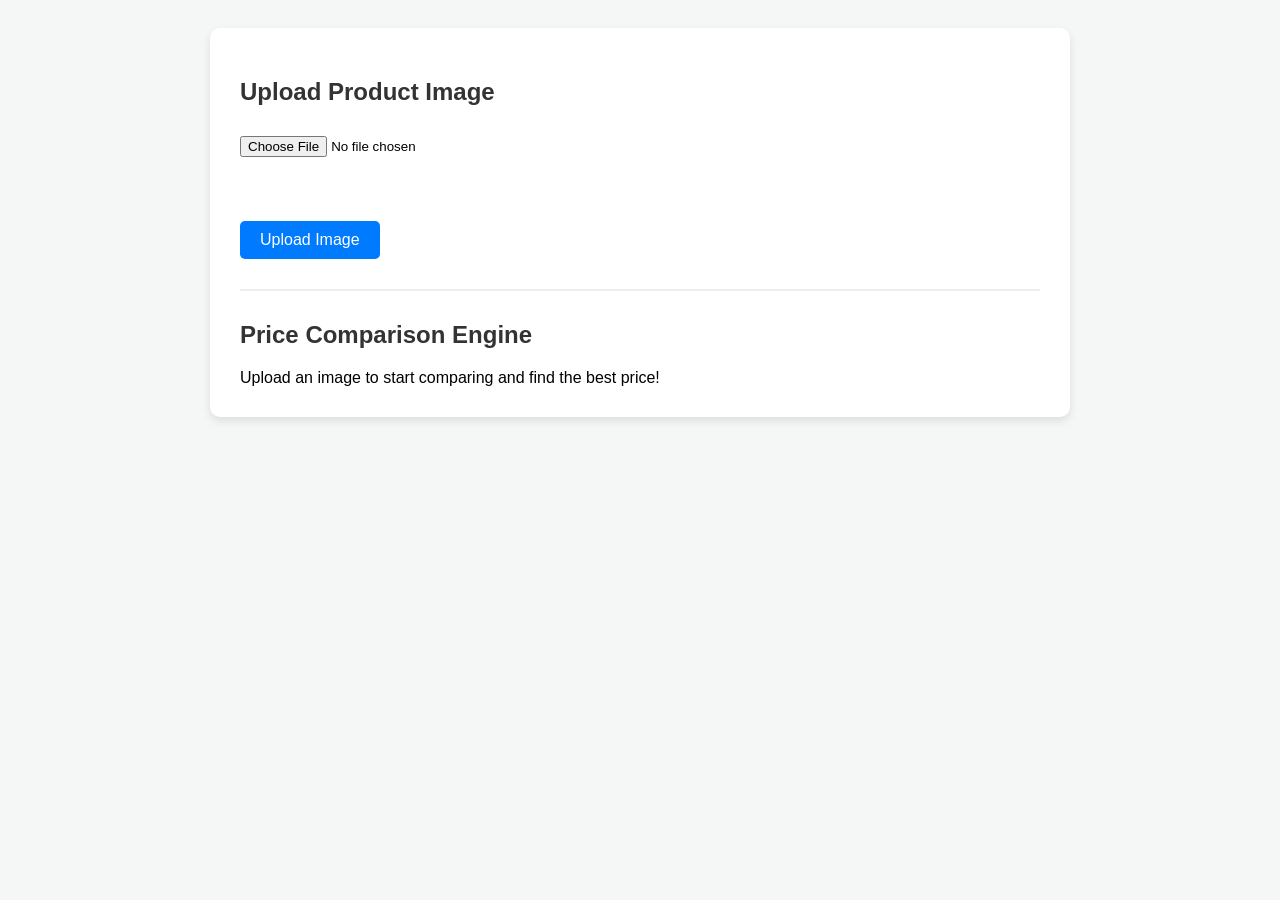
<file: index.html>
<!DOCTYPE html>
<html lang="en">

<head>
    <meta charset="UTF-8">
    <title>Online Price Intelligence - Dashboard</title>
    <style>
        body {
            font-family: 'Segoe UI', Tahoma, Geneva, Verdana, sans-serif;
            background-color: #f4f7f6;
            padding: 20px;
        }

        .container {
            max-width: 800px;
            margin: auto;
            background: white;
            padding: 30px;
            border-radius: 10px;
            box-shadow: 0 4px 10px rgba(0, 0, 0, 0.1);
        }

        h2 {
            color: #333;
        }

        .upload-section {
            margin-bottom: 30px;
        }

        input[type="file"] {
            margin: 10px 0;
        }

        button {
            background-color: #007bff;
            color: white;
            padding: 10px 20px;
            border: none;
            border-radius: 5px;
            cursor: pointer;
            font-size: 16px;
            margin-right: 10px;
        }

        button:hover {
            background-color: #0056b3;
        }

        .result-card {
            border: 2px solid #ccc;
            padding: 15px;
            margin-top: 15px;
            border-radius: 8px;
            display: flex;
            gap: 15px;
            align-items: center;
            background: #f9f9f9;
            transition: 0.3s;
        }

        .result-card:hover {
            transform: scale(1.02);
        }

        .best-deal {
            border-color: #28a745;
            background-color: #eaffea;
        }

        .badge {
            background: #28a745;
            color: white;
            padding: 3px 8px;
            border-radius: 4px;
            font-size: 12px;
            font-weight: bold;
            margin-bottom: 5px;
            display: inline-block;
        }

        .btn-view-deal {
            display: inline-block;
            margin-top: 10px;
            padding: 8px 15px;
            background: #007bff;
            color: white;
            text-decoration: none;
            border-radius: 5px;
            font-size: 14px;
        }

        .btn-view-deal:hover {
            background: #0056b3;
        }

        #summary {
            background: #e9ecef;
            padding: 10px;
            border-radius: 5px;
            text-align: center;
            margin-top: 20px;
        }
    </style>
</head>

<body>

    <div class="container">
        <h2>Upload Product Image</h2>
        <div class="upload-section">
            <input type="file" id="imageInput" accept="image/*" onchange="previewImage()">
            <br><br>
            <img id="preview" width="200" style="display:none; border:1px solid #ddd; border-radius: 8px;">
            <br><br>
            <button onclick="uploadImage()">Upload Image</button>
            <p id="status" style="font-weight: bold; color: #555;"></p>
            <h3 id="result" style="color: #007bff;"></h3>
        </div>

        <hr style="border:1px solid #eee; margin: 30px 0;">

        <h2>Price Comparison Engine</h2>
        <div id="priceResults">Upload an image to start comparing and find the best price!</div>
        <div id="summary" style="display:none;"></div>
    </div>

    <script>
        function previewImage() {
            const file = document.getElementById("imageInput").files[0];
            const preview = document.getElementById("preview");
            if (file) {
                preview.src = URL.createObjectURL(file);
                preview.style.display = "block";
            }
        }

        async function uploadImage() {
            const fileInput = document.getElementById("imageInput");
            const file = fileInput.files[0];

            if (!file) {
                document.getElementById("status").innerText = "Error: Please select a file!";
                document.getElementById("status").style.color = "red";
                return;
            }

            const formData = new FormData();
            formData.append("image", file);

            document.getElementById("status").innerText = "Uploading & Detecting Product... 🚀";
            document.getElementById("status").style.color = "#007bff";
            document.getElementById("result").innerText = "";
            document.getElementById("priceResults").innerHTML = "";
            document.getElementById("summary").style.display = "none";

            try {
                const response = await fetch("/api/upload-image", {
                    method: "POST",
                    body: formData
                });

                if (!response.ok) throw new Error("API Failed");
                const data = await response.json();

                document.getElementById("status").innerText = "Upload & Detection Success! ✅";
                document.getElementById("status").style.color = "green";
                document.getElementById("result").innerText = "Detected Product: " + data.product + " (Confidence: " + data.confidence + ")";

                fetchPrices(data.product);

            } catch (error) {
                document.getElementById("status").innerText = "Upload Failed: API Error";
                document.getElementById("status").style.color = "red";
                console.error("Upload Error:", error);
            }
        }

        async function fetchPrices(productName) {
            document.getElementById("priceResults").innerHTML = "<h3 style='color: orange; font-weight: bold;'>⏳ Fetching Prices from eBay & Walmart...</h3>";

            try {
                const response = await fetch("/api/compare-prices?product=" + encodeURIComponent(productName));
                if (!response.ok) throw new Error("Scraping API Failed");
                const data = await response.json();

                if (!data.results || data.results.length === 0) {
                    document.getElementById("priceResults").innerHTML = "<p style='color:red;'>No results found for this product.</p>";
                    return;
                }

                let html = "";
                const lowest = parseFloat(data.summary.lowest_price);

                data.results.forEach(item => {
                    const priceVal = parseFloat(item.price);
                    const isBest = priceVal === lowest;

                    const imageUrl = item.image && item.image !== ""
                        ? item.image
                        : "https://via.placeholder.com/120?text=No+Image";

                    const cardClass = isBest ? "result-card best-deal" : "result-card";
                    const badgeHtml = isBest ? '<span class="badge">🔥 BEST PRICE</span><br>' : '';

                    html += `
                <div class="${cardClass}">
                    <img src="${imageUrl}" width="120" style="border:1px solid #ddd; border-radius:5px; align-self: flex-start; margin-top: 5px;">
                    <div>
                        <strong style="font-size:18px;">${item.product_name}</strong><br>
                        Store: <b>${item.store}</b><br>
                        Price: <b style="font-size: 16px;">$${item.price}</b><br>
                        ${badgeHtml}
                        <a href="${item.product_url}" target="_blank" class="btn-view-deal">View Deal</a>
                    </div>
                </div>
            `;
                });

                document.getElementById("priceResults").innerHTML = html;

                const summaryDiv = document.getElementById("summary");
                summaryDiv.style.display = "block";
                summaryDiv.innerHTML = `
            <strong>Lowest Price:</strong> $${data.summary.lowest_price} | 
            <strong>Highest Price:</strong> $${data.summary.highest_price} | 
            <strong>Average Price:</strong> $${data.summary.average_price}
        `;

            } catch (error) {
                document.getElementById("priceResults").innerHTML = "<p style='color:red;'>Failed to fetch prices. A scraping error occurred.</p>";
                console.error("Scraping Error:", error);
            }
        }
    </script>
</body>

</html>
</file>
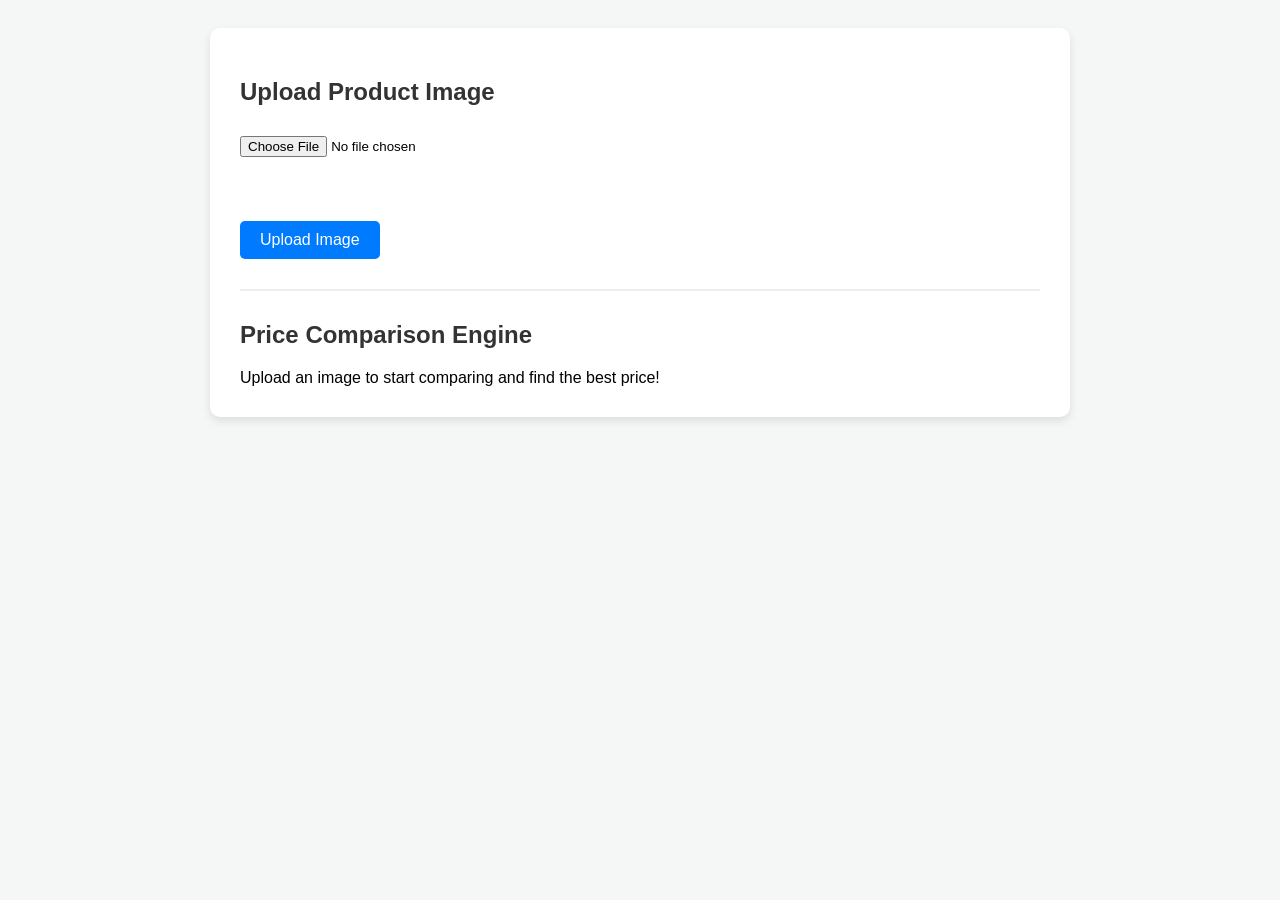
<file: frontend/index.html>
<!DOCTYPE html>
<html lang="en">

<head>
    <meta charset="UTF-8">
    <title>Online Price Intelligence - Dashboard</title>
    <style>
        body {
            font-family: 'Segoe UI', Tahoma, Geneva, Verdana, sans-serif;
            background-color: #f4f7f6;
            padding: 20px;
        }

        .container {
            max-width: 800px;
            margin: auto;
            background: white;
            padding: 30px;
            border-radius: 10px;
            box-shadow: 0 4px 10px rgba(0, 0, 0, 0.1);
        }

        h2 {
            color: #333;
        }

        .upload-section {
            margin-bottom: 30px;
        }

        input[type="file"] {
            margin: 10px 0;
        }

        button {
            background-color: #007bff;
            color: white;
            padding: 10px 20px;
            border: none;
            border-radius: 5px;
            cursor: pointer;
            font-size: 16px;
            margin-right: 10px;
        }

        button:hover {
            background-color: #0056b3;
        }

        .result-card {
            border: 2px solid #ccc;
            padding: 15px;
            margin-top: 15px;
            border-radius: 8px;
            display: flex;
            gap: 15px;
            align-items: center;
            background: #f9f9f9;
            transition: 0.3s;
        }

        .result-card:hover {
            transform: scale(1.02);
        }

        .best-deal {
            border-color: #28a745;
            background-color: #eaffea;
        }

        .badge {
            background: #28a745;
            color: white;
            padding: 3px 8px;
            border-radius: 4px;
            font-size: 12px;
            font-weight: bold;
            margin-bottom: 5px;
            display: inline-block;
        }

        .btn-view-deal {
            display: inline-block;
            margin-top: 10px;
            padding: 8px 15px;
            background: #007bff;
            color: white;
            text-decoration: none;
            border-radius: 5px;
            font-size: 14px;
        }

        .btn-view-deal:hover {
            background: #0056b3;
        }

        #summary {
            background: #e9ecef;
            padding: 10px;
            border-radius: 5px;
            text-align: center;
            margin-top: 20px;
        }
    </style>
</head>

<body>

    <div class="container">
        <h2>Upload Product Image</h2>
        <div class="upload-section">
            <input type="file" id="imageInput" accept="image/*" onchange="previewImage()">
            <br><br>
            <img id="preview" width="200" style="display:none; border:1px solid #ddd; border-radius: 8px;">
            <br><br>
            <button onclick="uploadImage()">Upload Image</button>
            <p id="status" style="font-weight: bold; color: #555;"></p>
            <h3 id="result" style="color: #007bff;"></h3>
        </div>

        <hr style="border:1px solid #eee; margin: 30px 0;">

        <h2>Price Comparison Engine</h2>
        <div id="priceResults">Upload an image to start comparing and find the best price!</div>
        <div id="summary" style="display:none;"></div>
    </div>

    <script>
        function previewImage() {
            const file = document.getElementById("imageInput").files[0];
            const preview = document.getElementById("preview");
            if (file) {
                preview.src = URL.createObjectURL(file);
                preview.style.display = "block";
            }
        }

        async function uploadImage() {
            const fileInput = document.getElementById("imageInput");
            const file = fileInput.files[0];

            if (!file) {
                document.getElementById("status").innerText = "Error: Please select a file!";
                document.getElementById("status").style.color = "red";
                return;
            }

            const formData = new FormData();
            formData.append("image", file);

            document.getElementById("status").innerText = "Uploading & Detecting Product... 🚀";
            document.getElementById("status").style.color = "#007bff";
            document.getElementById("result").innerText = "";
            document.getElementById("priceResults").innerHTML = "";
            document.getElementById("summary").style.display = "none";

            try {
                const response = await fetch("/api/upload-image", {
                    method: "POST",
                    body: formData
                });

                if (!response.ok) throw new Error("API Failed");
                const data = await response.json();

                document.getElementById("status").innerText = "Upload & Detection Success! ✅";
                document.getElementById("status").style.color = "green";
                document.getElementById("result").innerText = "Detected Product: " + data.product + " (Confidence: " + data.confidence + ")";

                fetchPrices(data.product);

            } catch (error) {
                document.getElementById("status").innerText = "Upload Failed: API Error";
                document.getElementById("status").style.color = "red";
                console.error("Upload Error:", error);
            }
        }

        async function fetchPrices(productName) {
            document.getElementById("priceResults").innerHTML = "<h3 style='color: orange; font-weight: bold;'>⏳ Fetching Prices from eBay & Walmart...</h3>";

            try {
                const response = await fetch("/api/compare-prices?product=" + encodeURIComponent(productName));
                if (!response.ok) throw new Error("Scraping API Failed");
                const data = await response.json();

                if (!data.results || data.results.length === 0) {
                    document.getElementById("priceResults").innerHTML = "<p style='color:red;'>No results found for this product.</p>";
                    return;
                }

                let html = "";
                const lowest = parseFloat(data.summary.lowest_price);

                data.results.forEach(item => {
                    const priceVal = parseFloat(item.price);
                    const isBest = priceVal === lowest;

                    const imageUrl = item.image && item.image !== ""
                        ? item.image
                        : "https://via.placeholder.com/120?text=No+Image";

                    const cardClass = isBest ? "result-card best-deal" : "result-card";
                    const badgeHtml = isBest ? '<span class="badge">🔥 BEST PRICE</span><br>' : '';

                    html += `
                <div class="${cardClass}">
                    <img src="${imageUrl}" width="120" style="border:1px solid #ddd; border-radius:5px; align-self: flex-start; margin-top: 5px;">
                    <div>
                        <strong style="font-size:18px;">${item.product_name}</strong><br>
                        Store: <b>${item.store}</b><br>
                        Price: <b style="font-size: 16px;">$${item.price}</b><br>
                        ${badgeHtml}
                        <a href="${item.product_url}" target="_blank" class="btn-view-deal">View Deal</a>
                    </div>
                </div>
            `;
                });

                document.getElementById("priceResults").innerHTML = html;

                const summaryDiv = document.getElementById("summary");
                summaryDiv.style.display = "block";
                summaryDiv.innerHTML = `
            <strong>Lowest Price:</strong> $${data.summary.lowest_price} | 
            <strong>Highest Price:</strong> $${data.summary.highest_price} | 
            <strong>Average Price:</strong> $${data.summary.average_price}
        `;

            } catch (error) {
                document.getElementById("priceResults").innerHTML = "<p style='color:red;'>Failed to fetch prices. A scraping error occurred.</p>";
                console.error("Scraping Error:", error);
            }
        }
    </script>
</body>

</html>
</file>
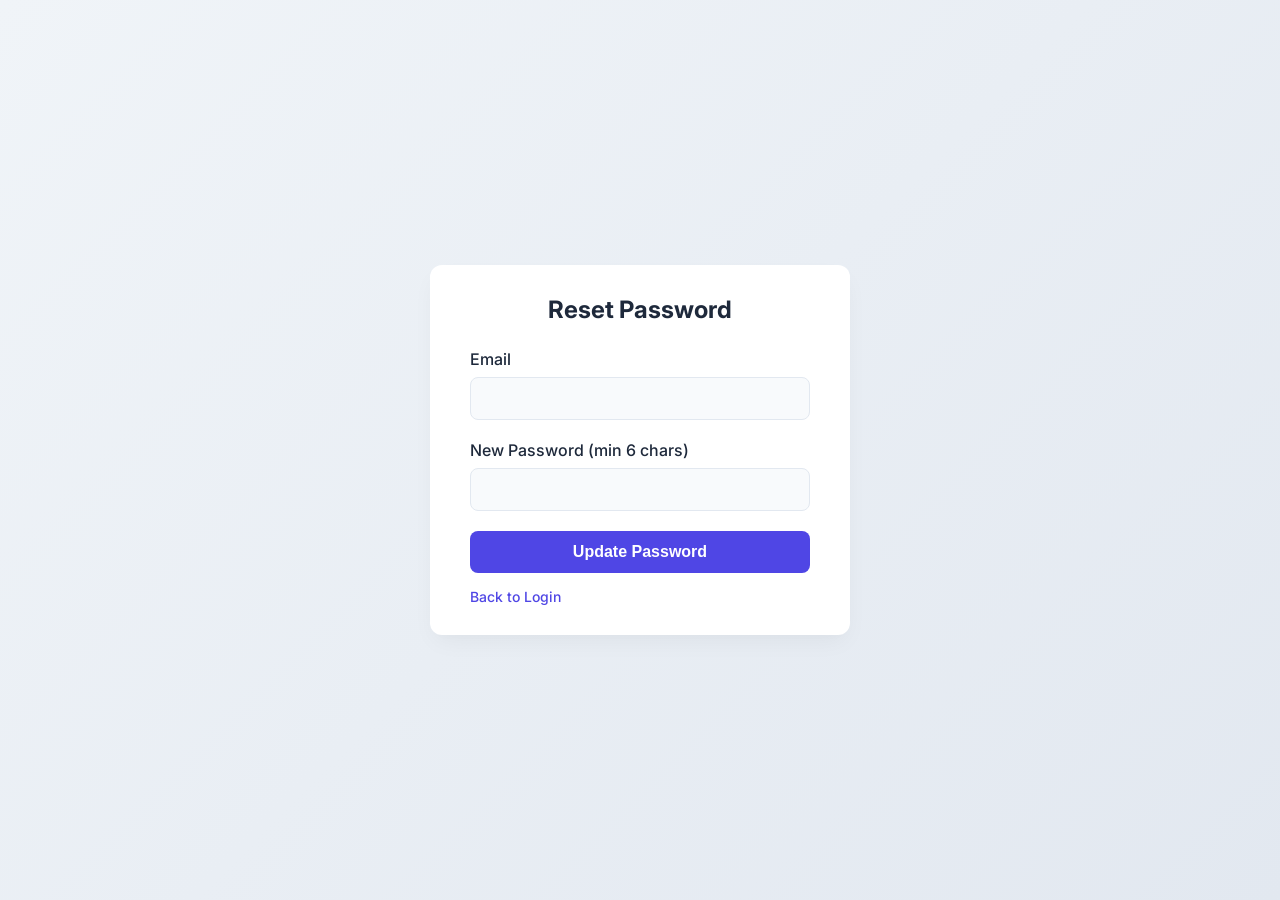
<file: frontend/forgot_password.html>
<!DOCTYPE html>
<html lang="en">

<head>
    <meta charset="UTF-8">
    <meta name="viewport" content="width=device-width, initial-scale=1.0">
    <title>Reset Password - Online Price Intelligence</title>
    <link rel="stylesheet" href="style.css">
</head>

<body>
    <div class="card">
        <h2>Reset Password</h2>
        <form id="resetPasswordForm">
            <div class="input-group">
                <label for="email">Email</label>
                <input type="email" id="email" required>
            </div>
            <div class="input-group">
                <label for="new_password">New Password (min 6 chars)</label>
                <input type="password" id="new_password" minlength="6" required>
            </div>
            <button type="submit" class="btn">Update Password</button>
        </form>
        <div class="links">
            <a href="login.html">Back to Login</a>
        </div>
    </div>
    <div id="toast" class="toast"></div>
    <script src="script.js"></script>
</body>

</html>
</file>
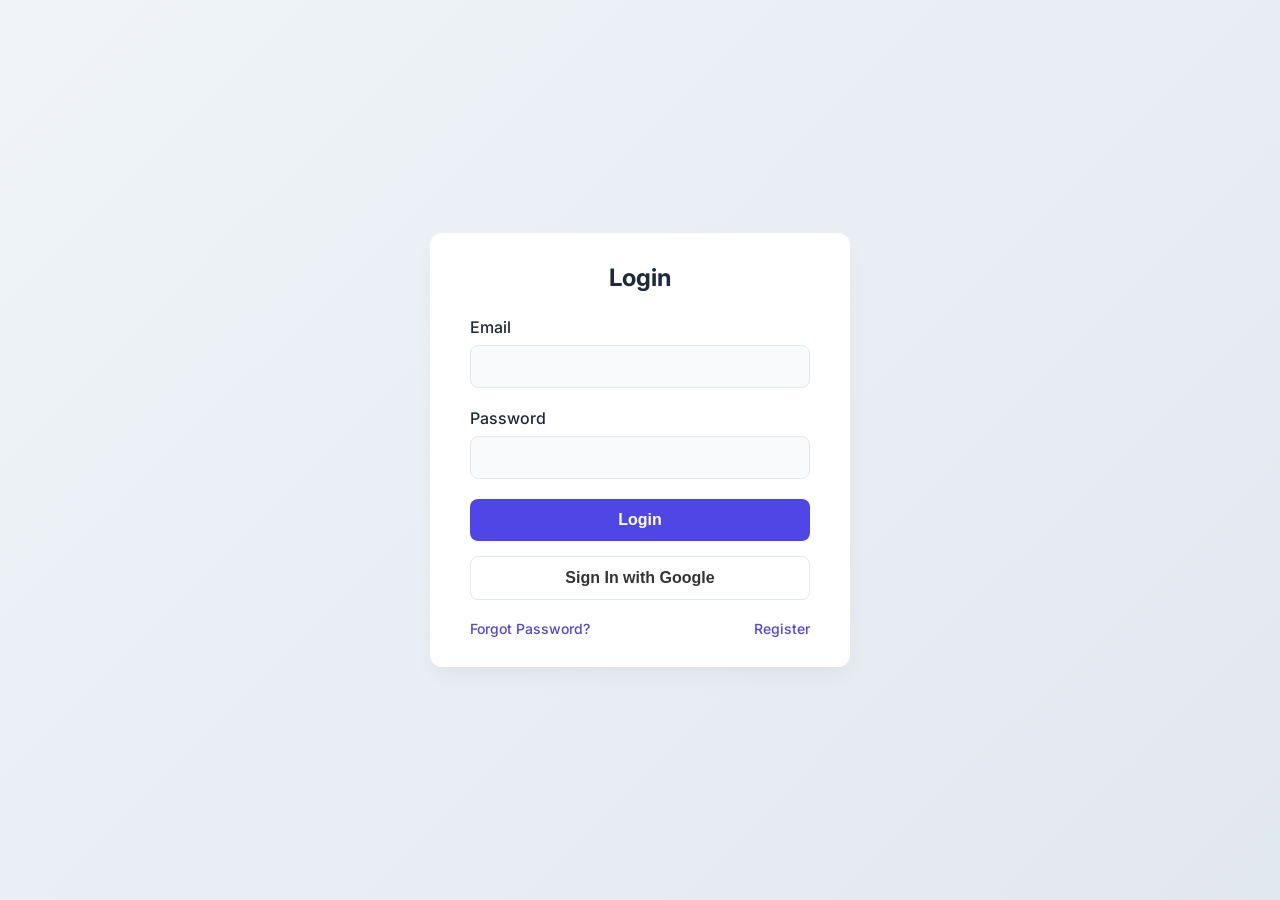
<file: frontend/login.html>
<!DOCTYPE html>
<html lang="en">

<head>
    <meta charset="UTF-8">
    <meta name="viewport" content="width=device-width, initial-scale=1.0">
    <title>Login - Online Price Intelligence</title>
    <link rel="stylesheet" href="style.css">
</head>

<body>
    <div class="card">
        <h2>Login</h2>
        <form id="loginForm">
            <div class="input-group">
                <label for="email">Email</label>
                <input type="email" id="email" required>
            </div>
            <div class="input-group">
                <label for="password">Password</label>
                <input type="password" id="password" required>
            </div>
            <button type="submit" class="btn">Login</button>
            <button type="button" class="btn btn-google">Sign In with Google</button>
        </form>
        <div class="links">
            <a href="forgot_password.html">Forgot Password?</a>
            <a href="register.html">Register</a>
        </div>
    </div>
    <div id="toast" class="toast"></div>
    <script src="script.js"></script>
</body>

</html>
</file>
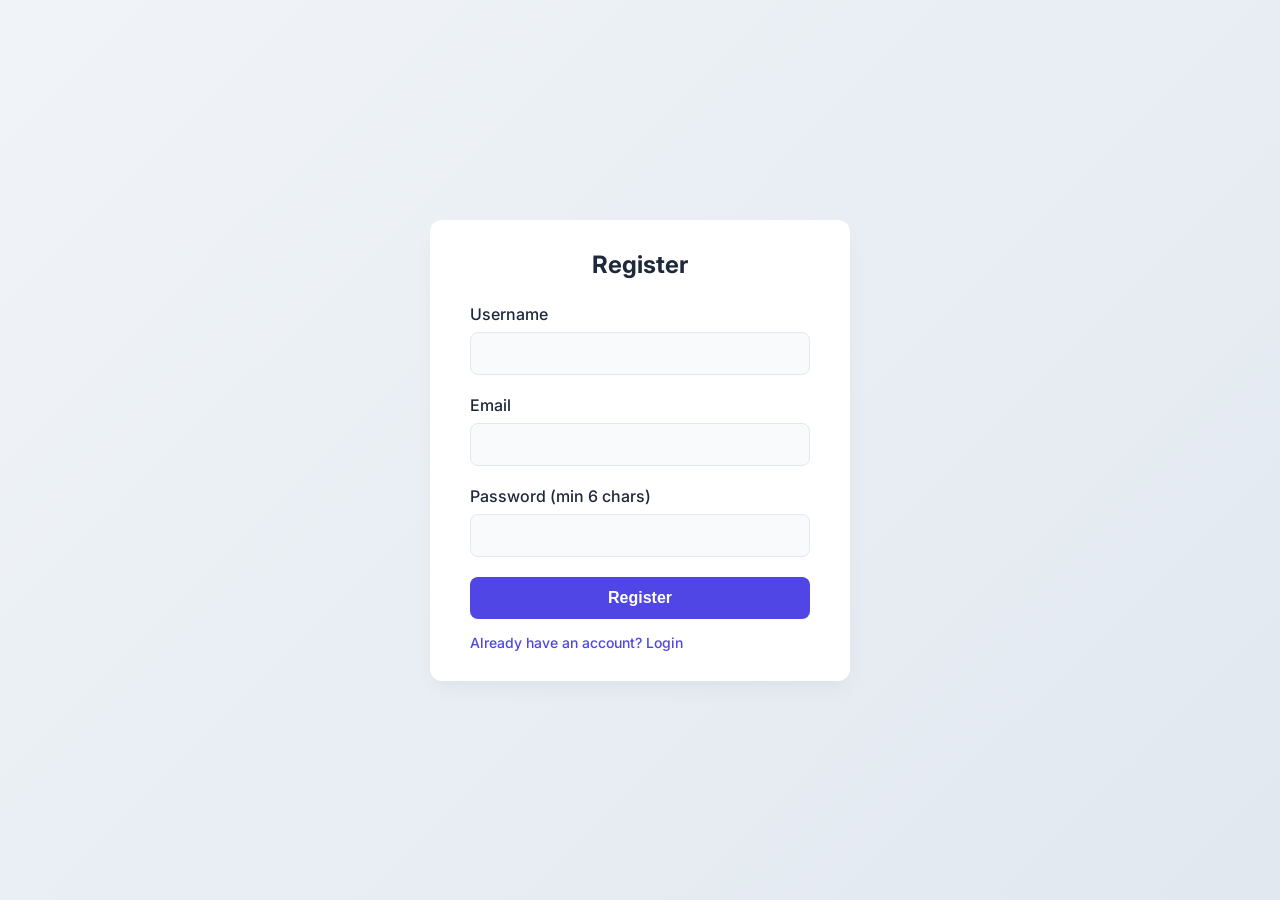
<file: frontend/register.html>
<!DOCTYPE html>
<html lang="en">

<head>
    <meta charset="UTF-8">
    <meta name="viewport" content="width=device-width, initial-scale=1.0">
    <title>Register - Online Price Intelligence</title>
    <link rel="stylesheet" href="style.css">
</head>

<body>
    <div class="card">
        <h2>Register</h2>
        <form id="registerForm">
            <div class="input-group">
                <label for="username">Username</label>
                <input type="text" id="username" required>
            </div>
            <div class="input-group">
                <label for="email">Email</label>
                <input type="email" id="email" required>
            </div>
            <div class="input-group">
                <label for="password">Password (min 6 chars)</label>
                <input type="password" id="password" minlength="6" required>
            </div>
            <button type="submit" class="btn">Register</button>
        </form>
        <div class="links">
            <a href="login.html">Already have an account? Login</a>
        </div>
    </div>
    <div id="toast" class="toast"></div>
    <script src="script.js"></script>
</body>

</html>
</file>
<file: frontend/style.css>
@import url('https://fonts.googleapis.com/css2?family=Inter:wght@400;500;600;700&display=swap');

:root {
    --primary-color: #4F46E5;
    --primary-hover: #4338CA;
    --bg-color: #f8fafc;
    --card-bg: #ffffff;
    --text-color: #1e293b;
    --text-light: #64748b;
    --border-color: #e2e8f0;
    --error-color: #EF4444;
    --success-color: #10B981;
    --warning-color: #F59E0B;
    --danger-color: #ef4444;
    --gradient-bg: linear-gradient(135deg, #f0f4f8 0%, #e2e8f0 100%);
    --card-shadow: 0 10px 25px -5px rgba(0, 0, 0, 0.05), 0 8px 10px -6px rgba(0, 0, 0, 0.01);
}

body {
    font-family: 'Inter', system-ui, -apple-system, BlinkMacSystemFont, 'Segoe UI', Roboto, sans-serif;
    background: var(--gradient-bg);
    margin: 0;
    padding: 0;
    color: var(--text-color);
    min-height: 100vh;
    display: flex;
    justify-content: center;
    align-items: center;
    flex-direction: column;
}

/* Auth Cards (Login/Register) */
.card {
    background: var(--card-bg);
    padding: 30px 40px;
    border-radius: 12px;
    box-shadow: var(--card-shadow);
    width: 100%;
    max-width: 420px;
    box-sizing: border-box;
}

.mb-20 { margin-bottom: 20px; }

h2 {
    margin-top: 0;
    text-align: center;
    color: var(--text-color);
    margin-bottom: 25px;
    font-weight: 700;
}

h3 {
    margin-top: 0;
    margin-bottom: 15px;
    color: var(--text-color);
    font-size: 1.1rem;
    font-weight: 600;
}

.input-group {
    margin-bottom: 20px;
}

.input-group label {
    display: block;
    margin-bottom: 8px;
    font-weight: 500;
    color: var(--text-color);
}

.input-group input {
    width: 100%;
    padding: 12px 15px;
    border: 1px solid var(--border-color);
    border-radius: 8px;
    box-sizing: border-box;
    font-size: 15px;
    transition: all 0.3s ease;
    background-color: #f8fafc;
}

.input-group input:focus {
    outline: none;
    border-color: var(--primary-color);
    background-color: #fff;
    box-shadow: 0 0 0 3px rgba(79, 70, 229, 0.1);
}

.btn {
    width: 100%;
    padding: 12px;
    background-color: var(--primary-color);
    color: white;
    border: none;
    border-radius: 8px;
    font-size: 16px;
    font-weight: 600;
    cursor: pointer;
    transition: all 0.3s ease;
    margin-bottom: 15px;
    display: flex;
    justify-content: center;
    align-items: center;
    gap: 8px;
}

.btn:hover {
    background-color: var(--primary-hover);
    transform: translateY(-1px);
}

.btn-google {
    background-color: #fff;
    color: #333;
    border: 1px solid var(--border-color);
    margin-bottom: 20px;
}

.btn-google:hover {
    background-color: #f8fafc;
}

.btn-small {
    padding: 8px 15px;
    background-color: #ef4444;
    color: white;
    border: none;
    border-radius: 6px;
    cursor: pointer;
    font-weight: 500;
    transition: background-color 0.3s ease;
}

.btn-small:hover {
    background-color: #dc2626;
}

.links {
    display: flex;
    justify-content: space-between;
    font-size: 14px;
}

.links a {
    color: var(--primary-color);
    text-decoration: none;
    font-weight: 500;
}

.links a:hover {
    text-decoration: underline;
}

/* Dashboard Wrapper Styles */
.dashboard-wrapper {
    width: 100%;
    max-width: 1200px;
    padding: 20px;
    min-height: 100vh;
    box-sizing: border-box;
}

.dashboard-header {
    display: flex;
    justify-content: space-between;
    align-items: center;
    background: var(--card-bg);
    padding: 20px 30px;
    border-radius: 12px;
    box-shadow: var(--card-shadow);
    margin-bottom: 25px;
}

.header-logo {
    display: flex;
    align-items: center;
    gap: 12px;
}

.header-icon {
    font-size: 24px;
    color: var(--primary-color);
}

.dashboard-header h2 {
    margin: 0;
    font-size: 1.5rem;
}

.header-user {
    display: flex;
    align-items: center;
    gap: 20px;
}

.dashboard-layout {
    display: grid;
    grid-template-columns: 2fr 1fr;
    gap: 25px;
}

@media (max-width: 900px) {
    .dashboard-layout {
        grid-template-columns: 1fr;
    }
}

.dashboard-main .card {
    max-width: 100%;
}

.dashboard-sidebar .card {
    max-width: 100%;
}

/* Upload Area */
.upload-card {
    text-align: center;
}

.upload-area {
    margin-top: 15px;
    border: 2px dashed #cbd5e1;
    padding: 40px 20px;
    border-radius: 12px;
    color: var(--text-light);
    background: #f8fafc;
    cursor: pointer;
    transition: all 0.3s ease;
    display: flex;
    flex-direction: column;
    align-items: center;
    justify-content: center;
    min-height: 180px;
}

.upload-area.active {
    border-color: var(--primary-color);
    background: #eef2ff;
}

.upload-area:hover {
    border-color: var(--primary-color);
    background: #f1f5f9;
}

.upload-area i {
    font-size: 40px;
    margin-bottom: 10px;
    color: #94a3b8;
}

#imagePreview {
    max-width: 100%;
    max-height: 250px;
    border-radius: 8px;
    box-shadow: 0 4px 6px -1px rgba(0,0,0,0.1);
}

/* Loading Spinner */
.loading-state {
    text-align: center;
    padding: 20px;
    color: var(--text-light);
}

.spinner {
    border: 4px solid rgba(0, 0, 0, 0.1);
    width: 36px;
    height: 36px;
    border-radius: 50%;
    border-left-color: var(--primary-color);
    animation: spin 1s ease infinite;
    margin: 0 auto 10px auto;
}

@keyframes spin {
    0% { transform: rotate(0deg); }
    100% { transform: rotate(360deg); }
}

/* Prediction Info */
.prediction-info {
    background: #f8fafc;
    border: 1px solid var(--border-color);
    border-radius: 8px;
    padding: 15px;
}

.pred-item {
    display: flex;
    align-items: center;
    justify-content: space-between;
    margin-bottom: 10px;
    font-size: 15px;
}

.pred-item:last-child {
    margin-bottom: 0;
}

.highlight-text {
    font-weight: 700;
    color: var(--primary-color);
}

.progress-bar-container {
    flex-grow: 1;
    margin: 0 15px;
    height: 8px;
    background: #e2e8f0;
    border-radius: 4px;
    overflow: hidden;
}

.progress-bar {
    height: 100%;
    background: var(--success-color);
    width: 0%;
    transition: width 1s ease-in-out;
}

/* Metrics Grid */
.metrics-grid {
    display: grid;
    grid-template-columns: repeat(3, 1fr);
    gap: 15px;
}

.metric-box {
    padding: 15px;
    border-radius: 8px;
    text-align: center;
    border: 1px solid var(--border-color);
}

.metric-box span {
    font-size: 12px;
    text-transform: uppercase;
    font-weight: 600;
    color: var(--text-light);
}

.metric-box h4 {
    margin: 5px 0 0 0;
    font-size: 1.4rem;
    font-weight: 700;
    color: var(--text-color);
}

.metric-box.success { background: #ecfdf5; border-color: #a7f3d0; }
.metric-box.success h4 { color: #047857; }

.metric-box.warning { background: #fef3c7; border-color: #fde68a; }
.metric-box.warning h4 { color: #b45309; }

.metric-box.danger { background: #fef2f2; border-color: #fecaca; }
.metric-box.danger h4 { color: #b91c1c; }

@media (max-width: 600px) {
    .metrics-grid {
        grid-template-columns: 1fr;
    }
}

/* Price Results List */
.price-results {
    display: flex;
    flex-direction: column;
    gap: 15px;
}

.store-card {
    display: flex;
    justify-content: space-between;
    align-items: center;
    padding: 15px;
    border-radius: 8px;
    border: 1px solid var(--border-color);
    background: #fff;
    transition: box-shadow 0.2s ease;
}

.store-card:hover {
    box-shadow: 0 4px 12px rgba(0,0,0,0.05);
}

.store-card.best-deal {
    background: #ecfdf5;
    border-color: #a7f3d0;
}

.store-info {
    display: flex;
    flex-direction: column;
}

.store-name {
    font-weight: 700;
    font-size: 1.1rem;
    color: var(--text-color);
}

.store-price {
    color: var(--text-light);
    font-size: 0.9rem;
}

.best-badge {
    display: inline-block;
    background: var(--success-color);
    color: white;
    font-size: 10px;
    padding: 2px 6px;
    border-radius: 4px;
    margin-left: 10px;
    vertical-align: middle;
}

.btn-deal {
    padding: 8px 15px;
    background: var(--primary-color);
    color: white;
    text-decoration: none;
    border-radius: 6px;
    font-size: 0.9rem;
    font-weight: 500;
    transition: background 0.2s ease;
}

.btn-deal:hover {
    background: var(--primary-hover);
}

/* History List */
.history-list {
    list-style: none;
    padding: 0;
    margin: 0;
}

.history-list li {
    padding: 12px 0;
    border-bottom: 1px solid var(--border-color);
    display: flex;
    justify-content: space-between;
    align-items: center;
    font-size: 0.95rem;
}

.history-list li:last-child {
    border-bottom: none;
}

.history-query {
    font-weight: 500;
    color: var(--text-color);
}

.history-time {
    font-size: 0.8rem;
    color: var(--text-light);
}

.empty-state {
    text-align: center;
    color: var(--text-light);
    padding: 20px 0;
    font-style: italic;
    border: none !important;
}

/* Toast Notification Styles */
.toast {
    visibility: hidden;
    min-width: 250px;
    margin-left: -125px;
    background-color: #333;
    color: #fff;
    text-align: center;
    border-radius: 8px;
    padding: 16px;
    position: fixed;
    z-index: 1000;
    left: 50%;
    bottom: 30px;
    font-size: 15px;
    font-weight: 500;
    box-shadow: 0 4px 15px rgba(0, 0, 0, 0.2);
}

.toast.show {
    visibility: visible;
    animation: fadein 0.5s, fadeout 0.5s 2.5s;
}

.toast.success { background-color: var(--success-color); }
.toast.error { background-color: var(--error-color); }
.toast.info { background-color: var(--primary-color); }

@keyframes fadein {
    from { bottom: 0; opacity: 0; }
    to { bottom: 30px; opacity: 1; }
}

@keyframes fadeout {
    from { bottom: 30px; opacity: 1; }
    to { bottom: 0; opacity: 0; }
}
/* Dark Mode Enhancements */
body.dark-mode {
    --bg-color: #0f172a;
    --card-bg: #1e293b;
    --text-color: #f1f5f9;
    --text-light: #94a3b8;
    --border-color: #334155;
    --gradient-bg: linear-gradient(135deg, #0f172a 0%, #1e293b 100%);
    --card-shadow: 0 10px 25px -5px rgba(0, 0, 0, 0.5);
}

body.dark-mode .input-group input, 
body.dark-mode .upload-area,
body.dark-mode .prediction-info,
body.dark-mode select {
    background-color: #0f172a;
    border-color: #334155;
    color: #f1f5f9;
}

body.dark-mode .store-card {
    background-color: #1e293b;
    border-color: #334155;
}

body.dark-mode .store-card.best-deal {
    background-color: #064e3b;
    border-color: #059669;
}

body.dark-mode .metric-box {
    background: #0f172a;
}

body.dark-mode .metric-box h4 {
    color: #f1f5f9 !important;
}

body.dark-mode .btn-google {
    background-color: #1e293b;
    color: #f1f5f9;
}


/* =========================================
   ENHANCED UI - CHASE & BATTLE THEME
   ========================================= */

/* Header & Typography */
.highlight-text {
    color: var(--primary-color);
    font-weight: 800;
}
.text-muted {
    font-size: 0.9rem;
    color: var(--text-light);
}

.dashboard-header {
    border-bottom: 3px solid var(--primary-color);
}

.btn-icon {
    background: transparent;
    border: none;
    font-size: 1.2rem;
    cursor: pointer;
    color: var(--text-color);
    padding: 8px;
    border-radius: 50%;
    transition: background 0.2s;
}
.btn-icon:hover { background: #e2e8f0; }
body.dark-mode .btn-icon:hover { background: #334155; }

.btn-outline {
    background: transparent;
    border: 2px solid var(--text-light);
    color: var(--text-color);
    padding: 6px 12px;
    border-radius: 6px;
    cursor: pointer;
    font-weight: 600;
    transition: all 0.2s;
}
.btn-outline:hover {
    border-color: var(--primary-color);
    color: var(--primary-color);
}

.btn-primary {
    background: linear-gradient(135deg, var(--primary-color), #8b5cf6);
    color: white;
    border: none;
    padding: 10px 20px;
    border-radius: 8px;
    font-weight: 600;
    cursor: pointer;
    box-shadow: 0 4px 10px rgba(79, 70, 229, 0.3);
    transition: transform 0.2s, box-shadow 0.2s;
}
.btn-primary:hover {
    transform: translateY(-2px);
    box-shadow: 0 6px 15px rgba(79, 70, 229, 0.4);
}

.btn-success { background: var(--success-color); color: white; border: none; padding: 8px 15px; border-radius: 6px; font-weight: 600; cursor: pointer; }
.btn-warning { background: var(--warning-color); color: white; border: none; padding: 8px 15px; border-radius: 6px; font-weight: 600; cursor: pointer; }

/* Panels & Cards */
.panel-title {
    display: flex;
    align-items: center;
    gap: 10px;
    font-size: 1.25rem;
    margin-bottom: 15px;
    border-bottom: 2px solid var(--border-color);
    padding-bottom: 10px;
}
.panel-title i {
    color: var(--primary-color);
}

.chase-panel {
    border-top: 4px solid var(--primary-color);
    position: relative;
    overflow: hidden;
}

/* Feature 4: Insight Card */
.insight-card {
    background: linear-gradient(135deg, rgba(79, 70, 229, 0.05), transparent);
    border: 1px solid var(--primary-color);
}
.pred-item.large {
    font-size: 1.2rem;
    padding-bottom: 10px;
    border-bottom: 1px dashed var(--border-color);
    margin-bottom: 15px;
}

/* Feature 1: Best Deal Recommendation Engine */
.best-deal-highlight {
    background: linear-gradient(135deg, #10B981 0%, #059669 100%);
    color: white;
    display: flex;
    justify-content: space-between;
    align-items: center;
    padding: 25px;
    border-radius: 12px;
    box-shadow: 0 10px 25px rgba(16, 185, 129, 0.3);
    position: relative;
    overflow: hidden;
}
.best-deal-highlight::after {
    content: '';
    position: absolute;
    top: -50%; left: -50%; width: 200%; height: 200%;
    background: radial-gradient(circle, rgba(255,255,255,0.1) 0%, transparent 60%);
    animation: rotatePulse 10s linear infinite;
    z-index: 0;
}
@keyframes rotatePulse {
    0% { transform: rotate(0deg); }
    100% { transform: rotate(360deg); }
}

.deal-badge {
    position: absolute;
    top: 0; left: 0;
    background: #F59E0B;
    color: white;
    padding: 5px 15px;
    border-bottom-right-radius: 12px;
    font-weight: bold;
    font-size: 0.8rem;
    z-index: 10;
}
.deal-content {
    position: relative;
    z-index: 10;
    flex: 1;
}
.deal-store {
    font-size: 1.8rem;
    font-weight: 800;
    margin-bottom: 5px;
}
.deal-price {
    font-size: 2.5rem;
    font-weight: 900;
    line-height: 1;
    margin-bottom: 10px;
}
.deal-savings {
    font-size: 1rem;
    background: rgba(255,255,255,0.2);
    display: inline-block;
    padding: 4px 10px;
    border-radius: 20px;
    margin-bottom: 15px;
}
.btn-deal-action {
    background: white;
    color: #059669;
    padding: 10px 20px;
    border-radius: 8px;
    text-decoration: none;
    font-weight: bold;
    display: inline-block;
    transition: transform 0.2s;
}
.btn-deal-action:hover {
    transform: scale(1.05);
}
.deal-sidebar {
    position: relative;
    z-index: 10;
    text-align: right;
    display: flex;
    flex-direction: column;
    gap: 15px;
}
.metric-mini {
    background: rgba(0,0,0,0.1);
    padding: 10px 15px;
    border-radius: 8px;
}
.metric-mini span {
    display: block;
    font-size: 0.8rem;
    text-transform: uppercase;
    opacity: 0.8;
}
.metric-mini strong {
    font-size: 1.4rem;
}

/* Feature 2: Price Battle Comparison */
.card-header-flex {
    display: flex;
    justify-content: space-between;
    align-items: center;
    border-bottom: 2px solid var(--border-color);
    margin-bottom: 15px;
}
.card-header-flex .panel-title { border: none; margin: 0; padding: 0; }
.filters { display: flex; gap: 10px; }

.battle-grid {
    display: grid;
    grid-template-columns: repeat(auto-fill, minmax(250px, 1fr));
    gap: 15px;
}
.battle-card {
    background: var(--bg-color);
    border: 2px solid var(--border-color);
    border-radius: 12px;
    padding: 15px;
    display: flex;
    flex-direction: column;
    justify-content: space-between;
    transition: all 0.3s cubic-bezier(0.25, 0.8, 0.25, 1);
    position: relative;
}
.battle-card:hover {
    transform: translateY(-5px) scale(1.02);
    box-shadow: 0 15px 30px rgba(0,0,0,0.1);
    border-color: var(--primary-color);
}
.battle-card.winner {
    border-color: var(--success-color);
    background: linear-gradient(to bottom, var(--bg-color), rgba(16, 185, 129, 0.05));
}
.battle-card-header {
    display: flex;
    justify-content: space-between;
    align-items: center;
    margin-bottom: 10px;
}
.battle-store-name {
    font-weight: 800;
    font-size: 1.2rem;
}
.battle-price {
    font-size: 1.8rem;
    font-weight: 900;
    color: var(--text-color);
    margin: 10px 0;
}
.battle-btn {
    text-align: center;
    background: var(--primary-color);
    color: white;
    text-decoration: none;
    padding: 8px;
    border-radius: 6px;
    font-weight: 600;
    margin-top: 10px;
}
.battle-btn:hover { background: var(--primary-hover); }

/* Feature 3 & Layout Extras */
.split-cards {
    display: grid;
    grid-template-columns: 1fr 1fr;
    gap: 20px;
}
@media (max-width: 800px) {
    .split-cards { grid-template-columns: 1fr; }
}
.action-bar {
    display: flex;
    gap: 10px;
    justify-content: flex-end;
}

/* Animations & Loading */
.pulse-ring {
    width: 50px;
    height: 50px;
    border: 4px solid var(--primary-color);
    border-radius: 50%;
    margin: 0 auto 15px auto;
    animation: pulsate 1s ease-out infinite;
    opacity: 0;
}
@keyframes pulsate {
    0% { transform: scale(0.1); opacity: 0; }
    50% { opacity: 1; }
    100% { transform: scale(1.2); opacity: 0; }
}

/* Dark Mode Overrides for new classes */
body.dark-mode .chase-panel { background: #1e293b; }
body.dark-mode .insight-card { background: rgba(79, 70, 229, 0.1); }
body.dark-mode .battle-card { background: #0f172a; border-color: #334155; }
body.dark-mode .battle-card.winner { border-color: #10B981; }
body.dark-mode .btn-outline { color: #f1f5f9; border-color: #64748b; }
body.dark-mode .panel-title { border-bottom-color: #334155; }
body.dark-mode .card-header-flex { border-bottom-color: #334155; }
body.dark-mode .btn-icon { color: #f1f5f9; }
body.dark-mode .metric-mini { background: rgba(0,0,0,0.3); }

/* Remove old manual search and button spacing from script if any */
.manual-search { display: flex; gap: 10px; margin-bottom: 20px; }
.manual-search input { flex: 1; padding: 12px; border: 1px solid var(--border-color); border-radius: 8px; font-size: 15px; }
body.dark-mode .manual-search input { background: #0f172a; color: #f1f5f9; border-color: #334155; }

.divider {
    text-align: center; margin-bottom: 20px; color: var(--text-light); font-size: 12px; text-transform: uppercase; position: relative;
}
.divider span { background: var(--card-bg); padding: 0 10px; position: relative; z-index: 1; }
body.dark-mode .divider span { background: var(--card-bg); }
.divider::before {
    content: ''; position: absolute; top: 50%; left: 0; right: 0; z-index: 0; border-top: 1px solid var(--border-color);
}
body.dark-mode .divider::before { border-top-color: #334155; }
</file>
